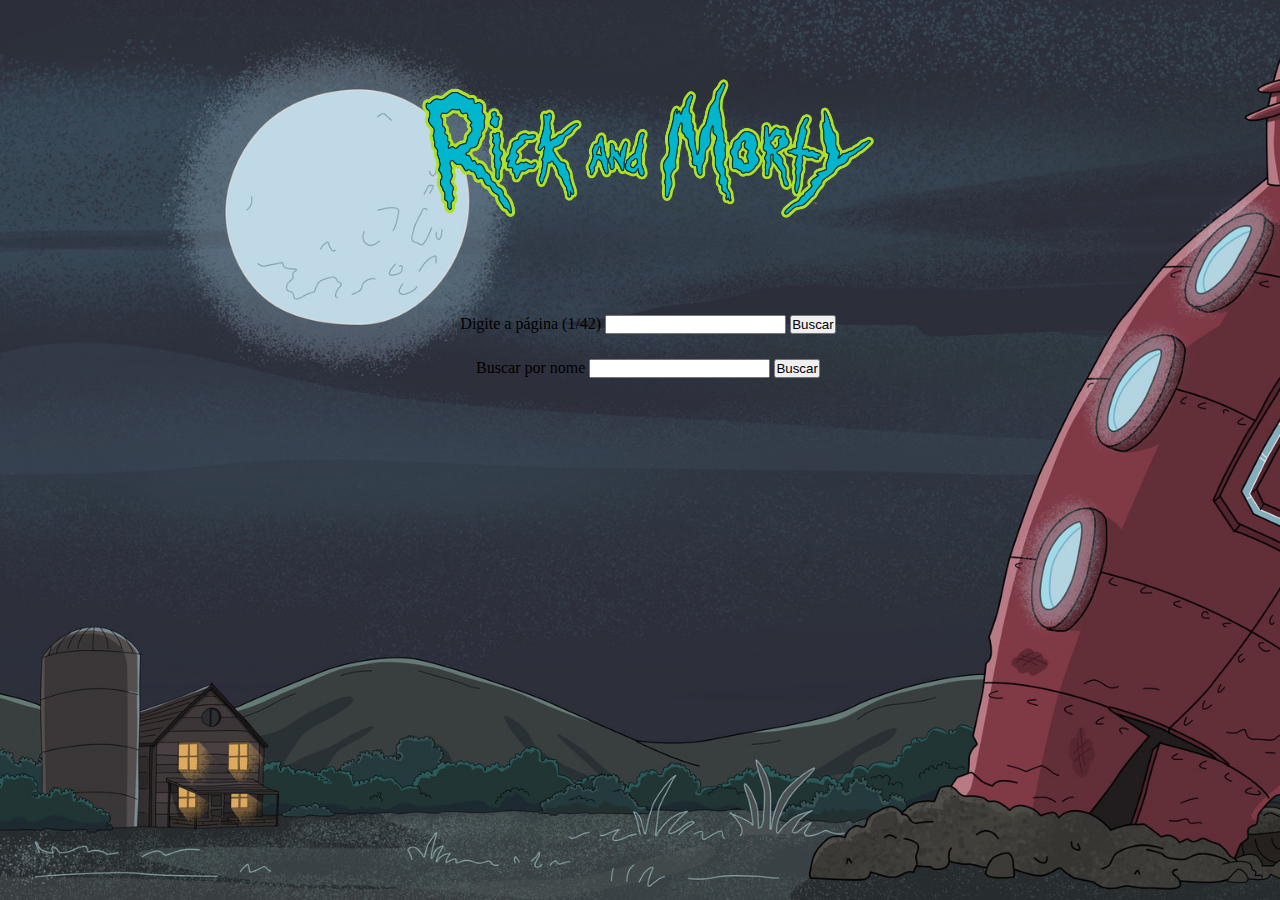
<file: RickAndMortyAPI/index.html>
<!DOCTYPE html>
<html lang="en">
<head>
    <meta charset="UTF-8">
    <meta http-equiv="X-UA-Compatible" content="IE=edge">
    <meta name="viewport" content="width=device-width, initial-scale=1.0">
    <link rel="stylesheet" href="style.css">
    <script src="script.js"></script>
    <title>Rick And Morty characters</title>

</head>
<body>
    <img src="./assets/logo.png" alt="logo" width="500px" height="auto">
    <div>
        <label for="pageInput">Digite a página (1/42)</label>
        <input id="pageInput"type="text">
        <button onclick="fetchCharacters()">Buscar</button>
        
    </div>
    <div>
        <label for="nameInput">Buscar por nome</label>
        <input type="text" id="nameInput">
        <button onclick="searchByName()">Buscar</button>
    </div>
    <div id="container">

    </div>
</body>
</html>
</file>
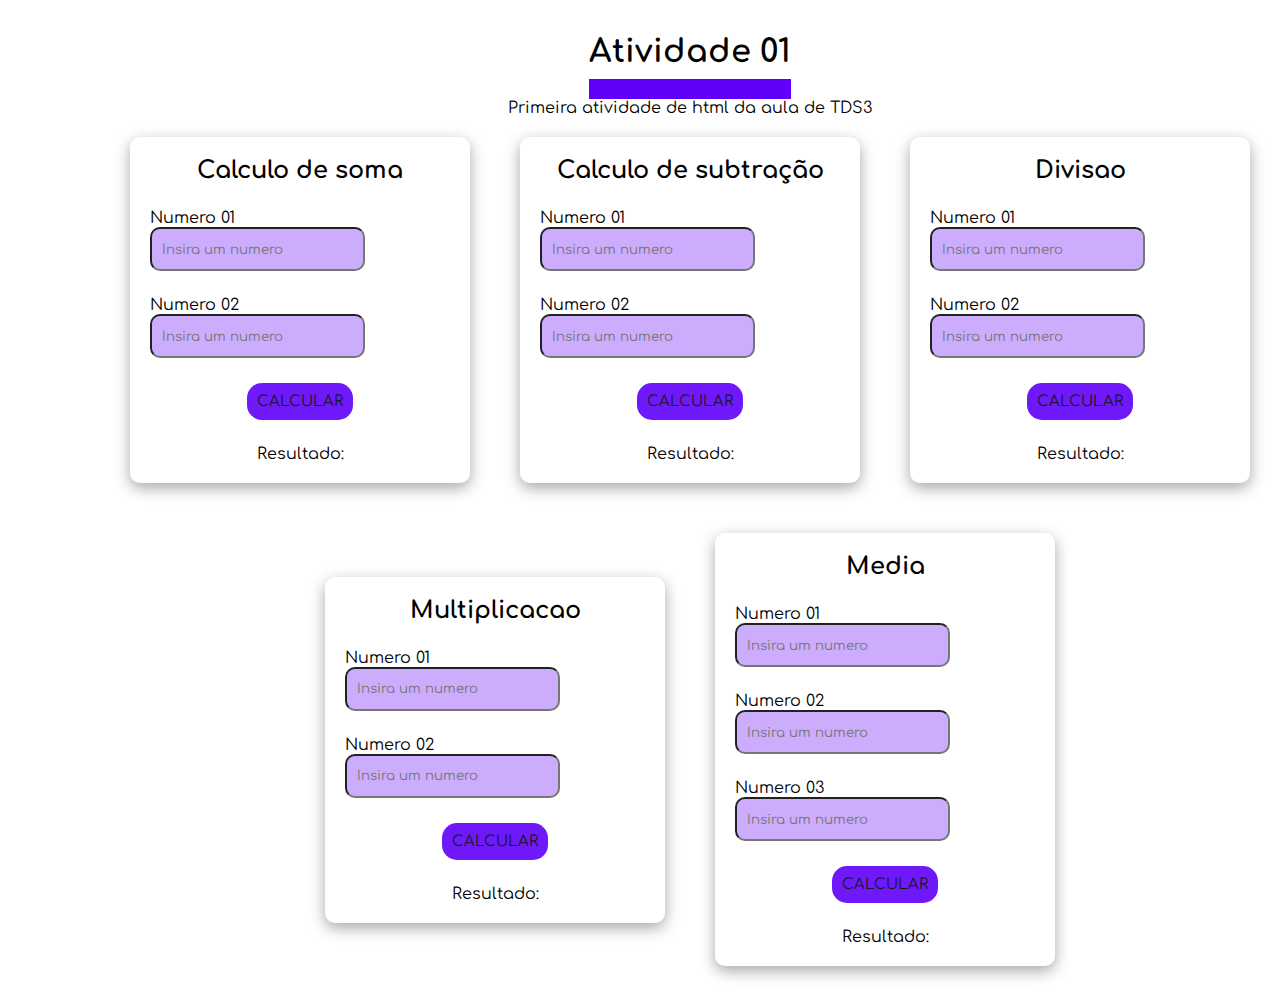
<file: javascript-html-css/page.html>
<!DOCTYPE html>
<html lang="en">
<head>
    <meta charset="UTF-8">
    <meta http-equiv="X-UA-Compatible" content="IE=edge">
    <meta name="viewport" content="width=device-width, initial-scale=1.0">
    <title>Atividade HTML</title>
    <link rel="stylesheet" href="style.css"/>
    <link rel="preconnect" href="https://fonts.googleapis.com">
<link rel="preconnect" href="https://fonts.gstatic.com" crossorigin>
<link href="https://fonts.googleapis.com/css2?family=Comfortaa:wght@300&display=swap" rel="stylesheet">
    <script src="script.js"></script>
</head>
<body>
<div class="primeiraDivClass">
    <h1>Atividade 01</h1>
    <p>Primeira atividade de html da aula de TDS3</p>
</div>

    <div class="principal">
            <div class = "cards">
                <h2>Calculo de soma</h2>
                    <div class="columnLabelWithInput">
                        <label for="num1">Numero 01</label>
                        <input class = "inputs-style" type="number" id = "num1" placeholder="Insira um numero"/>
                    </div>
                    <div class="columnLabelWithInput">
                        <label for="num2">Numero 02</label>
                        <input class = "inputs-style" type="number" id = "num2" placeholder="Insira um numero"/>
                    </div>
                    <div>
                                  <button onclick="sum()">CALCULAR</button>
                    </div>
                    <div>
                        <p>Resultado: <span id =ResSoma></span></p>
                    </div>
                </div>
            <div class = "cards">
                <h2>Calculo de subtração</h2>
                    <div class="columnLabelWithInput">
                        <label for="num1">Numero 01</label>
                        <input class = "inputs-style" type="number" id = "num3" placeholder="Insira um numero"/>
                    </div>
                    <div class="columnLabelWithInput">
                        <label for="num2">Numero 02</label>
                        <input class = "inputs-style" type="number" id = "num4" placeholder="Insira um numero"/>
                    </div>
                    <div>
                        <button onclick="sub()">CALCULAR</button>
                    </div>
                    <div>
                        <p>Resultado: <span id =ResSub></span></p> 
                    </div>
                </div>
                <div class = "cards">
                    <h2>Divisao</h2>
                    <div class="columnLabelWithInput">
                        <label for="num1">Numero 01</label>
                        <input class = "inputs-style" type="number" id = "num5" placeholder="Insira um numero"/>
                    </div>
                    <div class="columnLabelWithInput" >   
                        <label for="num2">Numero 02</label>
                        <input class = "inputs-style" type="number" id = "num6"placeholder="Insira um numero"/>
                    </div>
                    <div>
                        <button onclick="div()">CALCULAR</button>
                    </div>
                    <div>
                        <p>Resultado: <span id =ResDiv></span></p>
                    </div>
                </div>
                <div class = "cards">
                    <h2>Multiplicacao</h2>
                    <div class="columnLabelWithInput">
                        <label for="num1">Numero 01</label>
                        <input class = "inputs-style" type="number" id = "num7" placeholder="Insira um numero"/>
                    </div>
                    <div class="columnLabelWithInput">
                        <label for="num2">Numero 02</label>
                        <input class = "inputs-style" type="number" id = "num8" placeholder="Insira um numero"/>
                    </div>
                    <div >
                        <button onclick="mult()">CALCULAR</button>
                    </div>
                    <div>
                        <p>Resultado: <span id =ResMulti></span></p>
                    </div>
                </div>
                    <div class = "cards">
                        <h2>Media</h2>
                        <div class="columnLabelWithInput">
                            <label for="num1">Numero 01</label>
                            <input class = "inputs-style" type="number" id = "num9" placeholder="Insira um numero"/>
                        </div>
                        <div class="columnLabelWithInput">
                            <label for="num2">Numero 02</label>
                            <input class = "inputs-style" type="number" id = "num10" placeholder="Insira um numero"/>
                        </div>
                        <div class="columnLabelWithInput">
                            <label for="num2">Numero 03</label>
                            <input class = "inputs-style" type="number" id = "num11" placeholder="Insira um numero"/>
                        </div>
                        <div >
                            <button onclick="media()">CALCULAR</button>
                        </div>
                        <div>
                            <p>Resultado: <span id =ResMed></span></p>
                        </div>
                    </div>
                
            

        


    

        
</body>
</html>
</file>
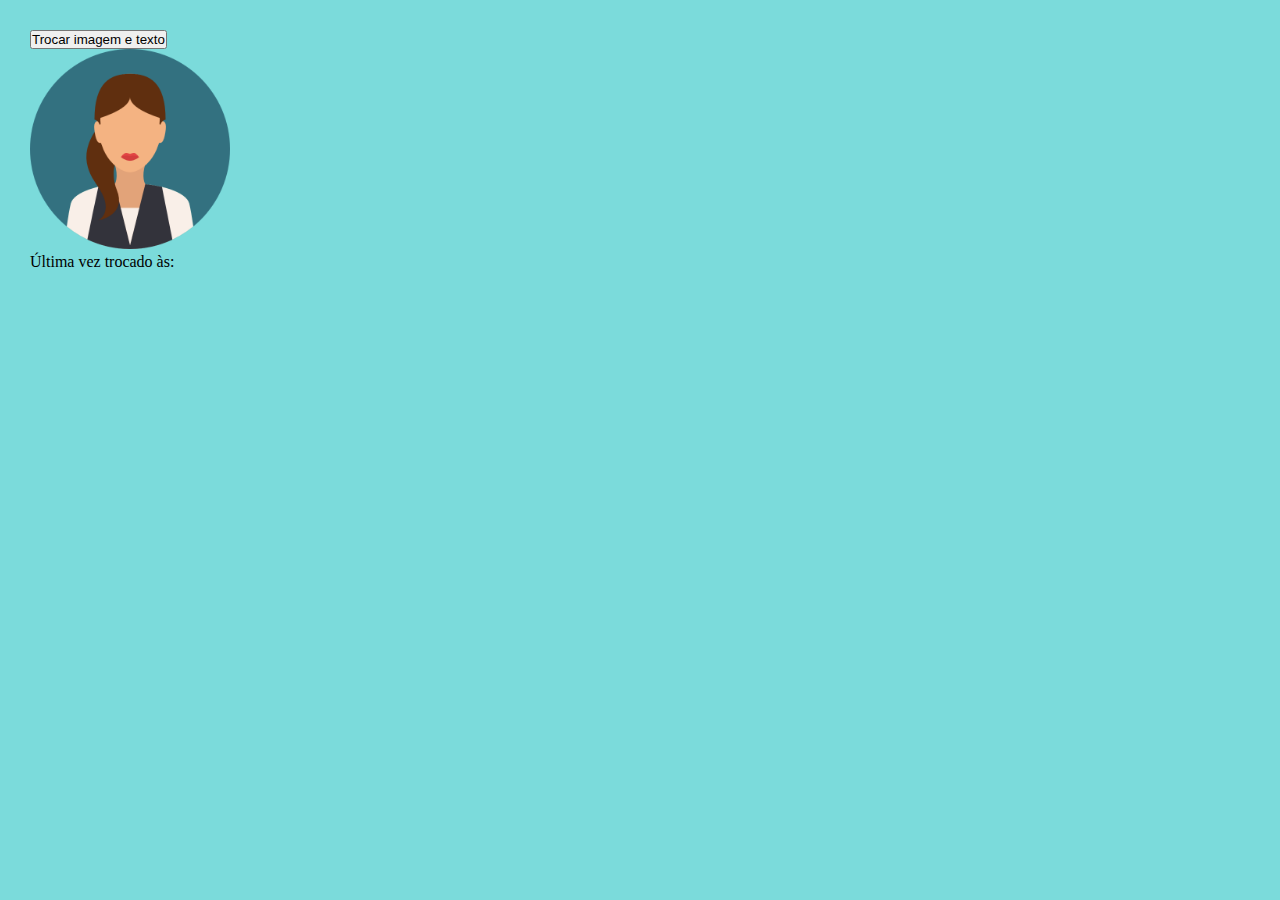
<file: Atividade nova/ChangePic/page.html>
<!DOCTYPE html>
<html lang="en"class="light">
<head>
    <meta charset="UTF-8">
    <meta http-equiv="X-UA-Compatible" content="IE=edge">
    <meta name="viewport" content="width=device-width, initial-scale=1.0">
    <link rel="stylesheet" href="style.css">
    <script src="script.js"></script>
    <title>Document</title>
</head>
<body>
    <button id="btnStyle" onclick="changeImage()" class = "btnStyle">Trocar imagem e texto</button>
    <div class="wrap-image">
        <img src="./imagens/img2.png" alt="Profile" width="200px" height="200px">
    </div>
    <p id="colorTxt">Última vez trocado às: <span id="data"></span></p>
</body>
</html>
</file>
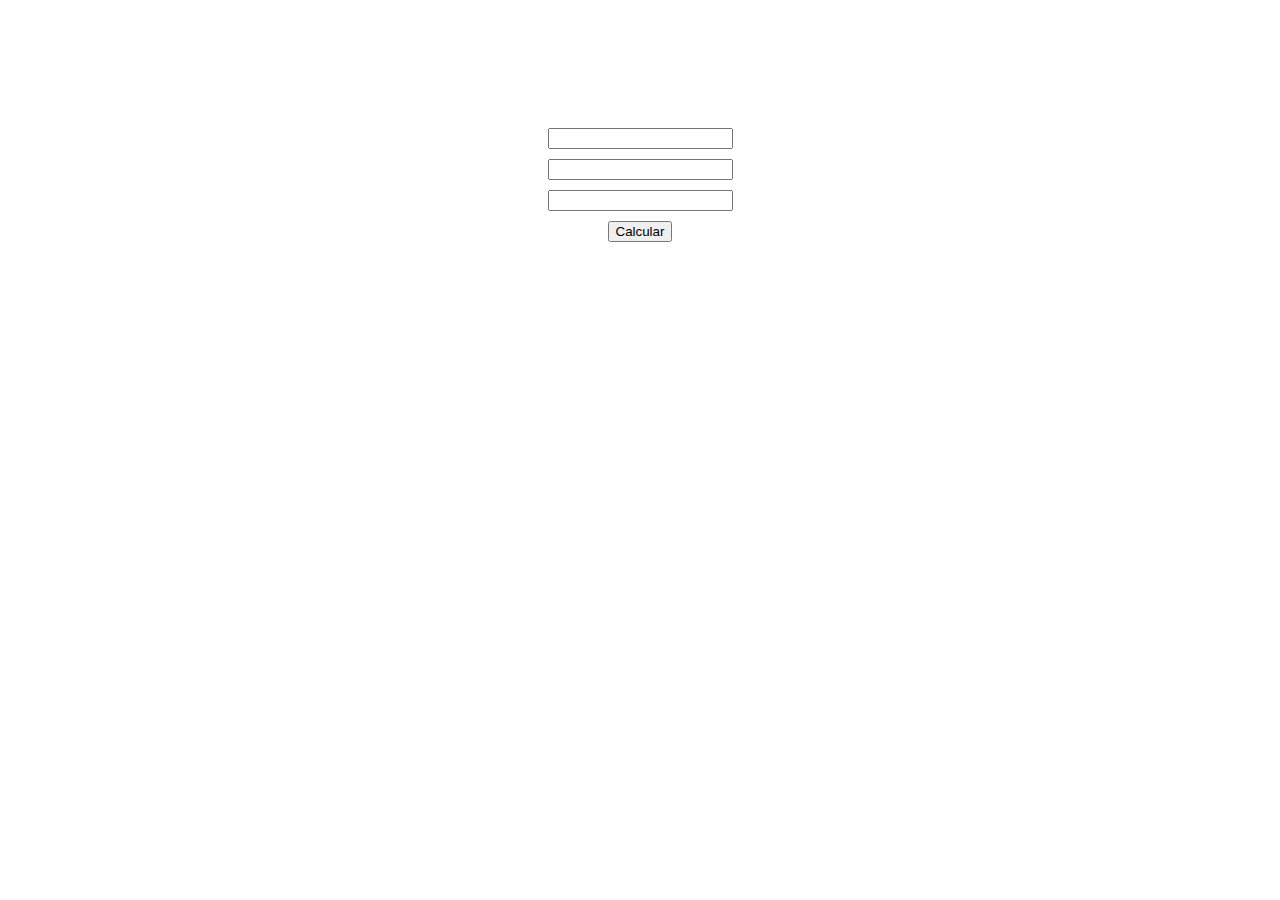
<file: Atividade nova/Media/page.html>
<!DOCTYPE html>
<html lang="en">
<head>
    <meta charset="UTF-8">
    <meta http-equiv="X-UA-Compatible" content="IE=edge">
    <meta name="viewport" content="width=device-width, initial-scale=1.0">
    <script src="script.js"></script>
    <link rel="stylesheet" href="style.css">
    <title>Document</title>
</head>
<body>
    <div class="inputStyle">
        <input id="num1" type="number">
        <input id="num2" type="number">
        <input id="num3" type="number">
        <button  onclick="calcular()"   type="button" class="btn btn-primary">Calcular</button>
        <div id="resultView"class ="result">
            <h2></h2>
        </div>
    </div>
    
</body>
</html>
</file>
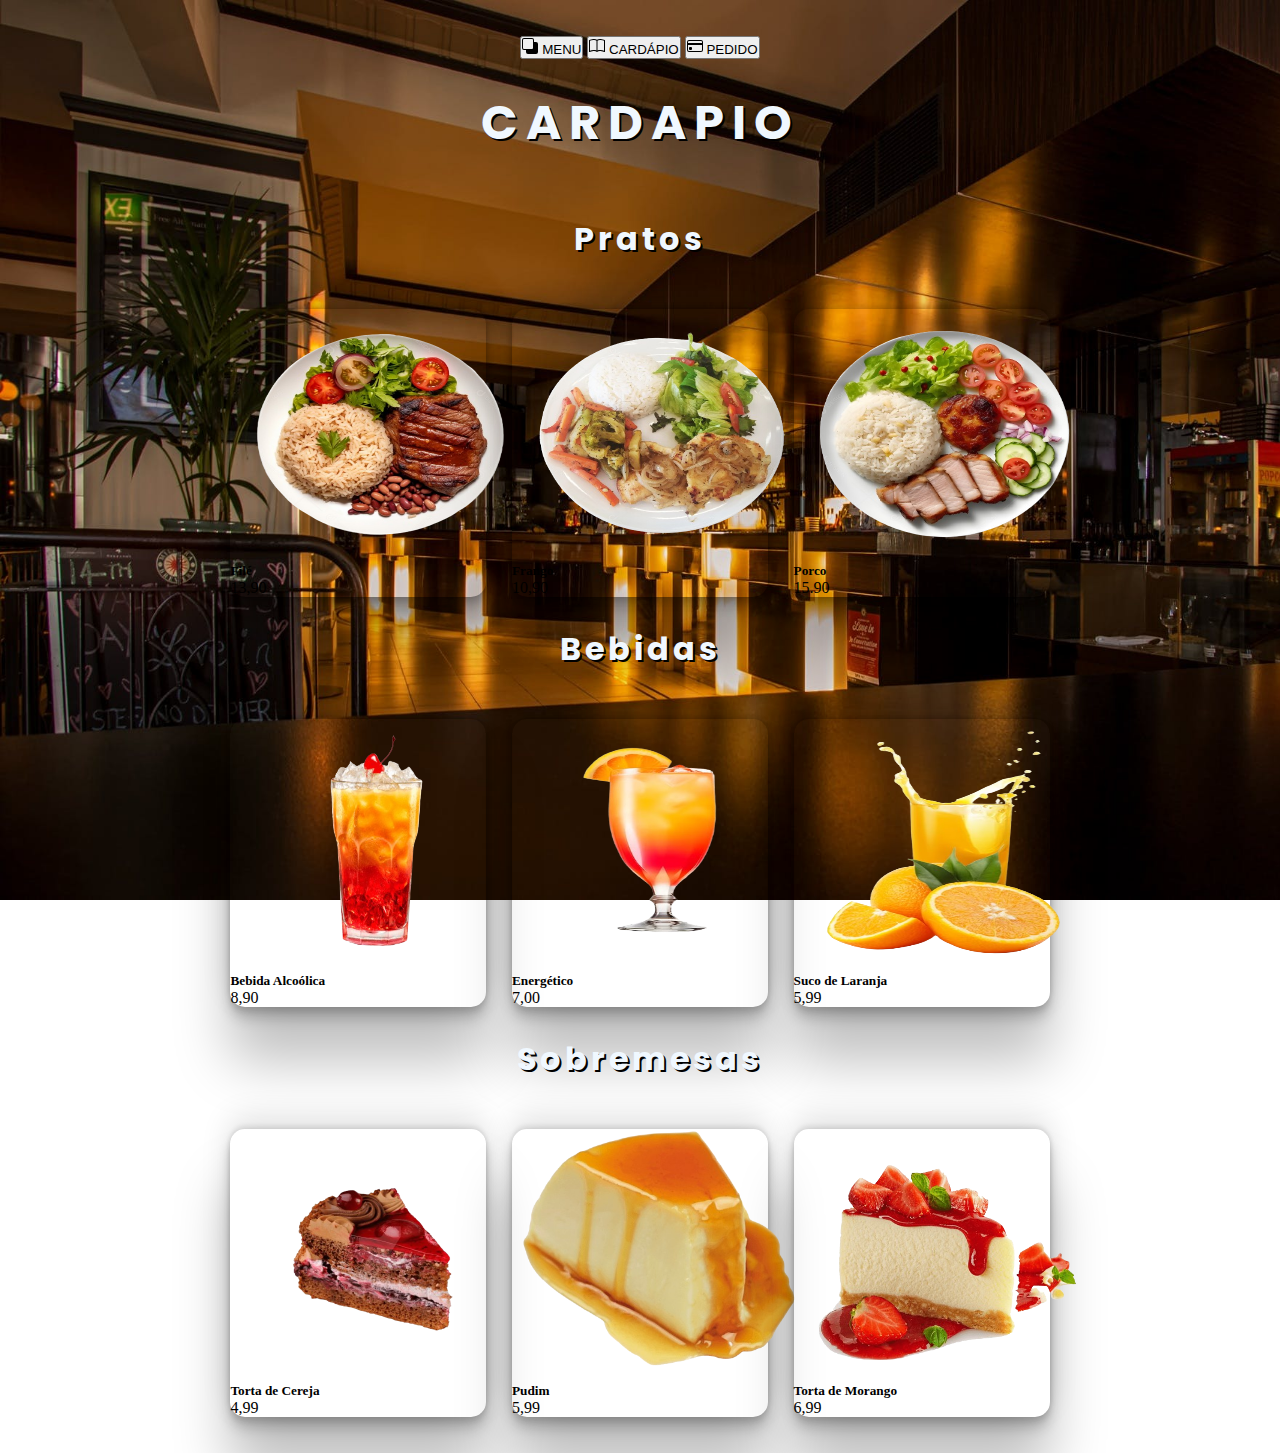
<file: Restaurante/Cardapio/page.html>
<!DOCTYPE html>
<html lang="en">
<head>
    <meta charset="UTF-8">
    <meta name="viewport" content="width=device-width, initial-scale=1.0">
    <title>Cardapio</title>
    <link rel="stylesheet" href="style.css">
    <link rel="preconnect" href="https://fonts.googleapis.com">
<link rel="preconnect" href="https://fonts.gstatic.com" crossorigin>
<link href="https://fonts.googleapis.com/css2?family=Poppins:ital,wght@0,100;0,200;0,300;0,400;0,500;0,600;0,700;0,800;0,900;1,100;1,200;1,300;1,400;1,500;1,600;1,700;1,800;1,900&display=swap" rel="stylesheet">
    <script src="https://cdn.jsdelivr.net/npm/bootstrap@5.0.2/dist/js/bootstrap.bundle.min.js" integrity="sha384-MrcW6ZMFYlzcLA8Nl+NtUVF0sA7MsXsP1UyJoMp4YLEuNSfAP+JcXn/tWtIaxVXM" crossorigin="anonymous"></script>
    <link href="https://cdn.jsdelivr.net/npm/bootstrap@5.0.2/dist/css/bootstrap.min.css" rel="stylesheet" integrity="sha384-EVSTQN3/azprG1Anm3QDgpJLIm9Nao0Yz1ztcQTwFspd3yD65VohhpuuCOmLASjC" crossorigin="anonymous">
</head>
<body>
  <div class="btn-group" role="group" aria-label="Basic example">
    <button onclick="window.location.href='../Menu/page.html'" type="button" class="btn btn-dark"><svg xmlns="http://www.w3.org/2000/svg" width="16" height="16" fill="currentColor" class="bi bi-back" viewBox="0 0 16 16">
      <path d="M0 2a2 2 0 0 1 2-2h8a2 2 0 0 1 2 2v2h2a2 2 0 0 1 2 2v8a2 2 0 0 1-2 2H6a2 2 0 0 1-2-2v-2H2a2 2 0 0 1-2-2zm2-1a1 1 0 0 0-1 1v8a1 1 0 0 0 1 1h8a1 1 0 0 0 1-1V2a1 1 0 0 0-1-1z"/>
    </svg> MENU</button>
    <button onclick="window.location.href='../Cardapio/page.html'" type="button" class="btn btn-dark"><svg xmlns="http://www.w3.org/2000/svg" width="16" height="16" fill="currentColor" class="bi bi-book" viewBox="0 0 16 16">
      <path d="M1 2.828c.885-.37 2.154-.769 3.388-.893 1.33-.134 2.458.063 3.112.752v9.746c-.935-.53-2.12-.603-3.213-.493-1.18.12-2.37.461-3.287.811zm7.5-.141c.654-.689 1.782-.886 3.112-.752 1.234.124 2.503.523 3.388.893v9.923c-.918-.35-2.107-.692-3.287-.81-1.094-.111-2.278-.039-3.213.492zM8 1.783C7.015.936 5.587.81 4.287.94c-1.514.153-3.042.672-3.994 1.105A.5.5 0 0 0 0 2.5v11a.5.5 0 0 0 .707.455c.882-.4 2.303-.881 3.68-1.02 1.409-.142 2.59.087 3.223.877a.5.5 0 0 0 .78 0c.633-.79 1.814-1.019 3.222-.877 1.378.139 2.8.62 3.681 1.02A.5.5 0 0 0 16 13.5v-11a.5.5 0 0 0-.293-.455c-.952-.433-2.48-.952-3.994-1.105C10.413.809 8.985.936 8 1.783"/>
    </svg> CARDÁPIO</button>
    <button onclick="window.location.href='../Pedido/page.html'" type="button" class="btn btn-dark"><svg xmlns="http://www.w3.org/2000/svg" width="16" height="16" fill="currentColor" class="bi bi-credit-card" viewBox="0 0 16 16">
      <path d="M0 4a2 2 0 0 1 2-2h12a2 2 0 0 1 2 2v8a2 2 0 0 1-2 2H2a2 2 0 0 1-2-2zm2-1a1 1 0 0 0-1 1v1h14V4a1 1 0 0 0-1-1zm13 4H1v5a1 1 0 0 0 1 1h12a1 1 0 0 0 1-1z"/>
      <path d="M2 10a1 1 0 0 1 1-1h1a1 1 0 0 1 1 1v1a1 1 0 0 1-1 1H3a1 1 0 0 1-1-1z"/>
    </svg> PEDIDO</button>
  </div>
    <h1>Cardapio</h1>
    <h2>Pratos</h2>
    <div class="wrap-card">
        <div class="card" style="width: 16rem;">
            <img width="300px" height="250px" src="../assets/prato01.png" class="card-img-top" alt="prato01" >
            <div class="card-body">
              <h5 class="card-title">Filé</h5>
              <p class="card-text">13,90</p>
            </div>
          </div>
          <div class="card" style="width: 16rem;">
            <img width="300px" height="250px"src="../assets/prato02.png" class="card-img-top" alt="prato02" width="300" height="250px">
            <div class="card-body">
              <h5 class="card-title">Frango</h5>
              <p class="card-text">10,90</p>
            </div>
          </div><div class="card" style="width: 16rem;">
            <img width="300px" height="250px" src="../assets/prato03.png" class="card-img-top" alt="prato03">
            <div class="card-body">
              <h5 class="card-title">Porco</h5>
              <p class="card-text">15.90</p>
            </div>
          </div>
    </div>
    <h2>Bebidas</h2>
    <div class="wrap-card">
        <div class="card" style="width: 16rem;">
            <img width="300px" height="250px" src="../assets/bebida01.png" class="card-img-top" alt="bebida01">
            <div class="card-body">
              <h5 class="card-title">Bebida Alcoólica</h5>
              <p class="card-text">8,90</p>
            </div>
          </div><div class="card" style="width: 16rem;">
            <img width="300px" height="250px" src="../assets/bebida02.png" class="card-img-top" alt="bebida02">
            <div class="card-body">
              <h5 class="card-title">Energético</h5>
              <p class="card-text">7,00</p>
            </div>
          </div><div class="card" style="width: 16rem;">
            <img width="300px" height="250px" src="../assets/bebida03.png" class="card-img-top" alt="bebida03">
            <div class="card-body">
              <h5 class="card-title">Suco de Laranja</h5>
              <p class="card-text">5,99</p>
            </div>
          </div>
    </div>
    <h2>Sobremesas</h2>
    <div class="wrap-card">
        <div class="card" style="width: 16rem;">
            <img width="300px" height="250px" src="../assets/sobre01.png" class="card-img-top" alt="sobre01">
            <div class="card-body">
              <h5 class="card-title">Torta de Cereja</h5>
              <p class="card-text">4,99</p>
            </div>
          </div><div class="card" style="width: 16rem;">
            <img width="300px" height="250px" src="../assets/sobre02.png" class="card-img-top" alt="sobre02">
            <div class="card-body">
              <h5 class="card-title">Pudim</h5>
              <p class="card-text">5,99</p>
            </div>
          </div><div class="card" style="width: 16rem;">
            <img width="300px" height="250px" src="../assets/sobre03.png" class="card-img-top" alt="sobre03">
            <div class="card-body">
              <h5 class="card-title">Torta de Morango</h5>
              <p class="card-text">6,99</p>
            </div>
          </div>
    </div>
</body>
</html>
</file>
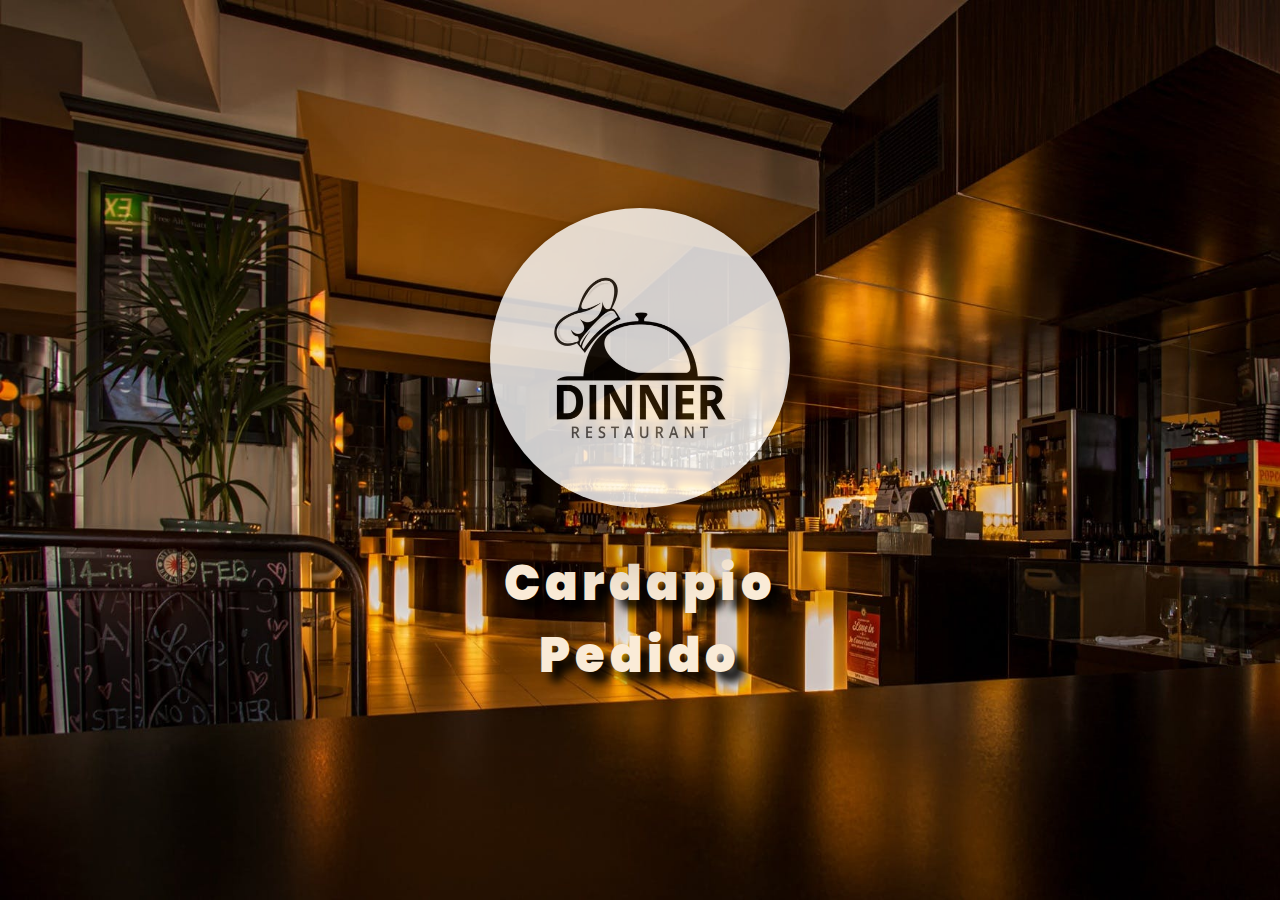
<file: Restaurante/Menu/page.html>
<!DOCTYPE html>
<html lang="en">
<head>
    <meta charset="UTF-8">
    <meta name="viewport" content="width=device-width, initial-scale=1.0">
    <title>Cardapio</title>
    <link rel="preconnect" href="https://fonts.googleapis.com">
<link rel="preconnect" href="https://fonts.gstatic.com" crossorigin>
<link href="https://fonts.googleapis.com/css2?family=Poppins:ital,wght@0,100;0,200;0,300;0,400;0,500;0,600;0,700;0,800;0,900;1,100;1,200;1,300;1,400;1,500;1,600;1,700;1,800;1,900&display=swap" rel="stylesheet">
    <link rel="stylesheet" href="style.css">
</head>
<body>
    <div class="wrap-everything">
    <div class="wrap-image">
        <img class="img-style" src = "../assets/logo.jpg" alt="logo" width="300px" height="300px">
    </div>
    <div class="wrap-p">
        <div class="animation1">
            <p onclick="window.location.href='../Cardapio/page.html'">Cardapio</p>
        </div>
        <div class="animation2">
            <p onclick="window.location.href='../Pedido/page.html'">Pedido</p>
        </div>
    </div>
</div>

<div>
  
</div>
</body>
</html>
</file>
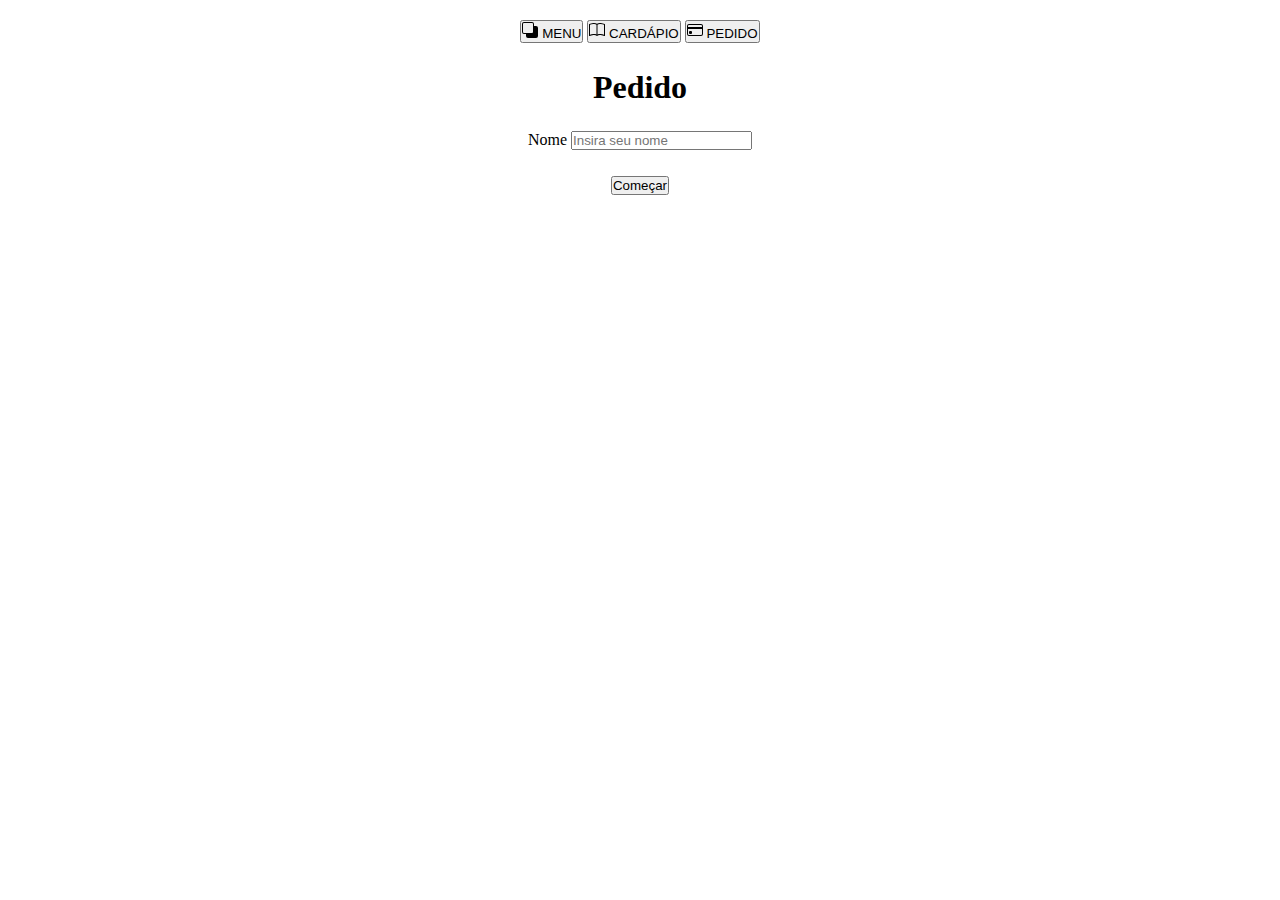
<file: Restaurante/Pedido/page.html>
<!DOCTYPE html>
<html lang="en">
<head>
    <meta charset="UTF-8">
    <meta name="viewport" content="width=device-width, initial-scale=1.0">
    <title>Pedido</title>
    <link rel="stylesheet" href="style.css">
    <link href="https://cdn.jsdelivr.net/npm/bootstrap@5.0.2/dist/css/bootstrap.min.css" rel="stylesheet" integrity="sha384-EVSTQN3/azprG1Anm3QDgpJLIm9Nao0Yz1ztcQTwFspd3yD65VohhpuuCOmLASjC" crossorigin="anonymous">
    <script src="https://cdn.jsdelivr.net/npm/bootstrap@5.0.2/dist/js/bootstrap.bundle.min.js" integrity="sha384-MrcW6ZMFYlzcLA8Nl+NtUVF0sA7MsXsP1UyJoMp4YLEuNSfAP+JcXn/tWtIaxVXM" crossorigin="anonymous"></script>
    <script src="script.js"></script>
</head>
<body>
    <div id="error" class="error-modal">
        <p>Insira um nome para começar</p>
        <br>
        <button class="error-btn" onclick="fechar()">Entendi!!!</button>
    </div>
    <div class="btn-group" role="group" aria-label="Basic example">
        <button onclick="window.location.href='../Menu/page.html'" type="button" class="btn btn-dark"><svg xmlns="http://www.w3.org/2000/svg" width="16" height="16" fill="currentColor" class="bi bi-back" viewBox="0 0 16 16">
          <path d="M0 2a2 2 0 0 1 2-2h8a2 2 0 0 1 2 2v2h2a2 2 0 0 1 2 2v8a2 2 0 0 1-2 2H6a2 2 0 0 1-2-2v-2H2a2 2 0 0 1-2-2zm2-1a1 1 0 0 0-1 1v8a1 1 0 0 0 1 1h8a1 1 0 0 0 1-1V2a1 1 0 0 0-1-1z"/>
        </svg> MENU</button>
        <button onclick="window.location.href='../Cardapio/page.html'" type="button" class="btn btn-dark"><svg xmlns="http://www.w3.org/2000/svg" width="16" height="16" fill="currentColor" class="bi bi-book" viewBox="0 0 16 16">
          <path d="M1 2.828c.885-.37 2.154-.769 3.388-.893 1.33-.134 2.458.063 3.112.752v9.746c-.935-.53-2.12-.603-3.213-.493-1.18.12-2.37.461-3.287.811zm7.5-.141c.654-.689 1.782-.886 3.112-.752 1.234.124 2.503.523 3.388.893v9.923c-.918-.35-2.107-.692-3.287-.81-1.094-.111-2.278-.039-3.213.492zM8 1.783C7.015.936 5.587.81 4.287.94c-1.514.153-3.042.672-3.994 1.105A.5.5 0 0 0 0 2.5v11a.5.5 0 0 0 .707.455c.882-.4 2.303-.881 3.68-1.02 1.409-.142 2.59.087 3.223.877a.5.5 0 0 0 .78 0c.633-.79 1.814-1.019 3.222-.877 1.378.139 2.8.62 3.681 1.02A.5.5 0 0 0 16 13.5v-11a.5.5 0 0 0-.293-.455c-.952-.433-2.48-.952-3.994-1.105C10.413.809 8.985.936 8 1.783"/>
        </svg> CARDÁPIO</button>
        <button onclick="window.location.href='../Pedido/page.html'" type="button" class="btn btn-dark"><svg xmlns="http://www.w3.org/2000/svg" width="16" height="16" fill="currentColor" class="bi bi-credit-card" viewBox="0 0 16 16">
          <path d="M0 4a2 2 0 0 1 2-2h12a2 2 0 0 1 2 2v8a2 2 0 0 1-2 2H2a2 2 0 0 1-2-2zm2-1a1 1 0 0 0-1 1v1h14V4a1 1 0 0 0-1-1zm13 4H1v5a1 1 0 0 0 1 1h12a1 1 0 0 0 1-1z"/>
          <path d="M2 10a1 1 0 0 1 1-1h1a1 1 0 0 1 1 1v1a1 1 0 0 1-1 1H3a1 1 0 0 1-1-1z"/>
        </svg> PEDIDO</button>
      </div>
    <h1>Pedido</h1>
    <div class="mb-3">
        <label for="exampleFormControlInput1" class="form-label">Nome</label>
        <input type="text" class="form-control" id="exampleFormControlInput1" placeholder="Insira seu nome">
    </div>
    <button onclick="comecar()" type="button" class="btn btn-dark">Começar</button>

    <div id="selects-div">
        <h2>Olá <span id="nomePrint"></span> vamos começar seu pedido!!!</h2>
        <h3>Escolha sua refeição</h3>
       <br>
        <h5>Prato</h5>
        <select id="selectPrato" class="form-select" aria-label="Default select example">
            <option selected>Selecione um prato</option>
            <option value="Filé">Filé</option>
            <option value="Frango">Frango</option>
            <option value="Porco">Porco</option>
          </select>
       <br>
          <h5>Bebida</h5>
          <select id="selectBebida" class="form-select" aria-label="Default select example">
              <option selected>Selecione uma bebida</option>
              <option value="Bebida Alcoólica">Bebida Alcoólica</option>
              <option value="Energético">Energético</option>
              <option value="Suco de laranja">Suco de laranja</option>
            </select>
       <br>
            <h5>Sobremesa</h5>
            <select id="selectSobremesa" class="form-select" aria-label="Default select example">
                <option selected>Selecione um sobremesa</option>
                <option value="Torta de cereja">Torta de cereja</option>
                <option value="Pudim de leite">Pudim de leite</option>
                <option value="Torta de Morango">Torta de Morango</option>
              </select>
              <br>
            <button onclick="calcularTotal()" type="button" class="btn btn-outline-success">Fazer pedido</button>
            <button onclick="limpar()" type="button" class="btn btn-outline-warning">Limpar</button>
        
    </div>
    <br>
    <div class="total-div" id="total" >
    <div >
        <span class="badge bg-primary">Total:</span>
        <span class="badge bg-secondary" id="resultado"></span>
    </div>
    <br>
    <div>
        <p>Prato:</p>
        <p id="prato-pronto"></p>
        <br>
        <p>bebida:</p>
        <p id="bebida-pronto"></p>
        <br>
        <p>sobremesa:</p>
        <p id="sobremesa-pronto"></p>
        <br>
    </div>
</div>
    </body>
</html>
</file>
<file: RickAndMortyAPI/style.css>
*{
    padding: 0;
    margin: 0;
  
}

body{
    display: flex;
    flex-direction: column;
    align-items: center;
    padding: 0.5rem;
    width: 100vw;
    height: auto;
    overflow-x: hidden;
    background-image: url(./assets/aodhan-mc-nicholl-rick-morty-style-background-001-copy.jpg );
    gap: 2vw;
    background-attachment: fixed;
    background-size: cover;
    background-repeat: no-repeat;
 
}

#container{
    align-items: center;
    display: flex;
    gap: 2vw;
    flex-wrap: wrap;
    justify-content: space-around;
    height: auto;
   

}

img{

    border-radius: 50%;
}

.card{
    border-radius: 10%;
    width: 300px;
    height: 500px;
    display: flex;
    flex-direction: column;
    align-items: center;
    gap: 2vw;
    background-color: rgba(3, 3, 3, 0.425);
    box-shadow: rgba(0, 0, 0, 0.35) 0px 5px 15px;
    
}
</file>
<file: javascript-html-css/style.css>
*{
    padding: 0;
    margin: 0;
    font-family: 'Comfortaa', sans-serif;
    

}

body{
    height: 100vh;
    width: 100vw;
    display: flex;
    flex-direction: column;
    justify-content:center;
    align-items: center;
    gap: 20px;
    overflow-y: auto;
    padding: 50px;
    background-color: rgba(255, 255, 255, 0.267);
}
.cards{
    height: auto;
    width: 300px;
    padding: 20px;
    display: flex;
    flex-direction: column;
    justify-content: center;
    align-items: center;
    gap: 25px;
    box-shadow: rgba(0, 0, 0, 0.35) 0px 5px 15px;
    border-radius: 10px;
}

button{
    background-color: rgb(96, 0, 250);
    border: none;
    border-radius: 15px;
    padding: 10px;
    opacity: 0.9;
    transition: all 200ms linear;
    font-size: 15px;
}
button:hover{
    cursor: pointer;
    opacity: 1;
    box-shadow: rgba(6, 24, 44, 0.4) 0px 0px 0px 2px, rgba(6, 24, 44, 0.65) 0px 4px 6px -1px, rgba(255, 255, 255, 0.08) 0px 1px 0px inset;
}
.inputs-style{
    height: 20px;
    padding: 10px;
    border-radius: 10px;
    background-color: rgba(96, 0, 250, 0.322);
}
.inputs-style:focus{
    font-weight: 900;
    border: 2px solid rgb(96, 0, 250);
}


.primeiraDivClass{
    width: 100vw;
    text-align: center;
    display: flex;
    flex-direction: column;
    justify-content:center;
    align-items: center;
}

.principal{

display: flex;
flex-direction: row;
justify-content: center;
align-items: center;
flex-wrap: wrap;
gap: 50px;
}

h1{
   
    border-bottom: 20px solid rgb(96, 0, 250);
    padding-bottom: 10px;
}

.parag{
    padding-top: 10px;
}
.columnLabelWithInput{
    width: 100%;
    flex-direction: column;
    justify-content: center;
    align-items: left;
   
}
</file>
<file: Atividade nova/ChangePic/style.css>
*{
    margin: 0;
    padding: 0;
}

body{
    padding: 30px;
}

.form-check-input{
    transform: scale(1.5) !important;
    margin-right: 3vw;
}

.light{
    background-color: rgb(123, 219, 219);
}

html{
    background-color: crimson;
}
</file>
<file: Atividade nova/Media/style.css>
body{
    padding: 0;
    margin: 0;
}

.inputStyle{
    padding: 10%;
    display: flex;
  flex-direction: column;
  align-items: center;
  justify-content: center;
  gap: 10px;
}
.result{
    display: none;
}
</file>
<file: Restaurante/Cardapio/style.css>
*{
    margin: 0;
    padding: 0;
}
body{
    display: flex;
    flex-direction: column;
    align-items: center;
    justify-content: center;
    gap: 2vh;
    width: 100vw;
    height: auto;
    overflow-x: hidden;
    padding-top:4vh ;
    padding-bottom:4vh ;
    background-image: url(../assets/fundo-de-papel-de-parede-gradiente-gradiente-turvo-azul-marinho-azul-cinza-bordo-borgonha_172010-1396.avif);
    background-repeat: no-repeat;
    background-attachment: fixed;
    background-size: cover;
}
.btn-outline-primary{
    color: aliceblue;

}
h1,h2{
    font-family: "Poppins", sans-serif;
    color: aliceblue;
    font-size: 2rem !important;
    text-shadow: 2px 2px black;
    font-weight: 900 o !important;
    margin-bottom: 2vh !important;
    padding: 10px;
    border-radius: 20px;
    letter-spacing: 4px;
}

.poppins-extralight {
    font-family: "Poppins", sans-serif;
    font-weight: 200;
    font-style: normal;
  }
h1{
    font-size: 3rem !important;
    font-family: "Poppins", sans-serif;
    text-transform: uppercase;
    border-radius: 20px;
    letter-spacing: 8px;
}
.card{
    border-radius: 15px !important;
    box-shadow: rgba(0, 0, 0, 0.25) 0px 54px 55px, rgba(0, 0, 0, 0.12) 0px -12px 30px, rgba(0, 0, 0, 0.12) 0px 4px 6px, rgba(0, 0, 0, 0.17) 0px 12px 13px, rgba(0, 0, 0, 0.09) 0px -3px 5px !important;
}

.wrap-card{
    display: flex;
    flex-direction: column;
    align-items: center;
    justify-content: center;
    gap: 4vh;
    
}


@media (Width >= 1024px){
    body{
        background-image: url(../assets/fundo-browser.jpg);
        }
    .wrap-card{
        
        width: 100vw;
        flex-direction: row;
        gap: 2vw;
    }
}
</file>
<file: Restaurante/Menu/style.css>
*{
    margin: 0;
    padding: 0;
}

body{
    display: flex;
    flex-direction: column;
    align-items: center;
    justify-content: center;
    background-image: url(../assets/fundo-de-papel-de-parede-gradiente-gradiente-turvo-azul-marinho-azul-cinza-bordo-borgonha_172010-1396.avif);
    background-repeat: no-repeat;
    background-size: cover;
    height: 100vh;
    overflow: hidden;
}
.wrap-everything{
    display: flex;
    flex-direction: column;
    align-items: center;
    justify-content: center;
    gap: 4vh;
}

.img-style{
    box-shadow: rgba(0, 0, 0, 0.25) 0px 54px 55px, rgba(0, 0, 0, 0.12) 0px -12px 30px, rgba(0, 0, 0, 0.12) 0px 4px 6px, rgba(0, 0, 0, 0.17) 0px 12px 13px, rgba(0, 0, 0, 0.09) 0px -3px 5px;
    opacity: 0.8;
    border-radius: 100%;
}

.wrap-p{
    
    text-align: center;
    width: 100%;
}
.wrap-image{
    animation: fromTop 2s linear;
}
p{
    color: antiquewhite;
    font-family: "Poppins", sans-serif;
    font-size: 3rem;
    text-shadow: 10px 10px 10px black;
    transition: all 200ms linear;
    font-weight: 900;
    letter-spacing: 5px;
}

.animation1{
    animation: fromRight 2s linear;
}

.animation2{
    animation: fromLeft 2s linear;
}

@keyframes fromTop{
    0%{
        opacity: 0.8;
        transform: translateY(-200px);
    }
    100%{
        opacity: 0.8;
        transform: translateY(0px);
    }
}


@keyframes fromLeft{
    0%{
        opacity: 0.8;
        transform: translate(200px);
    }
    100%{
        opacity: 0.8;
        transform: translateX(0px);
    }
}

@keyframes fromRight{
    0%{
        opacity: 0.8;
        transform: translateX(-200px);
    }
    100%{
        opacity: 0.8;
        transform: translateX(0px);
    }
}


@media (width >=1024px){
    body{
        background-image: url(../assets/fundo-browser.jpg);
    }
}
</file>
<file: Restaurante/Pedido/style.css>
*{
    margin: 0;
    padding: 0;
}

body{
    padding: 20px;
    display: flex;
    flex-direction: column;
    align-items: left;
    justify-content: center;
    gap: 2vw;
}

#selects-div{
    display: none;
}
.badge {
    font-size: 1.4rem !important;
}

.error-modal{
    position: absolute;
    top: 50%;
    left: 50%;
    transform: translate(-50%, -50%);
    width: auto;
    min-width: 300px;
    height: auto;
    padding: 20px;
    flex-direction: column;
    align-items: center;
    justify-content: center;
    border-radius: 20px;
    background-color: lightpink;
    font-size: 1.4rem;
    text-align: center;
    display: none;
}

.error-btn{
    padding: 10px;
    border: none;
    color: rgb(97, 26, 26);
    border-radius: 20px;
}

.total-div{
    width: 100%;
    display: flex;
    flex-direction: column;
    align-items: left;
    justify-content: center;
    gap: 1vw;
    display: none;
}


@media (width >= 1024px){
    body{
        align-items: center;
    }
}
</file>
